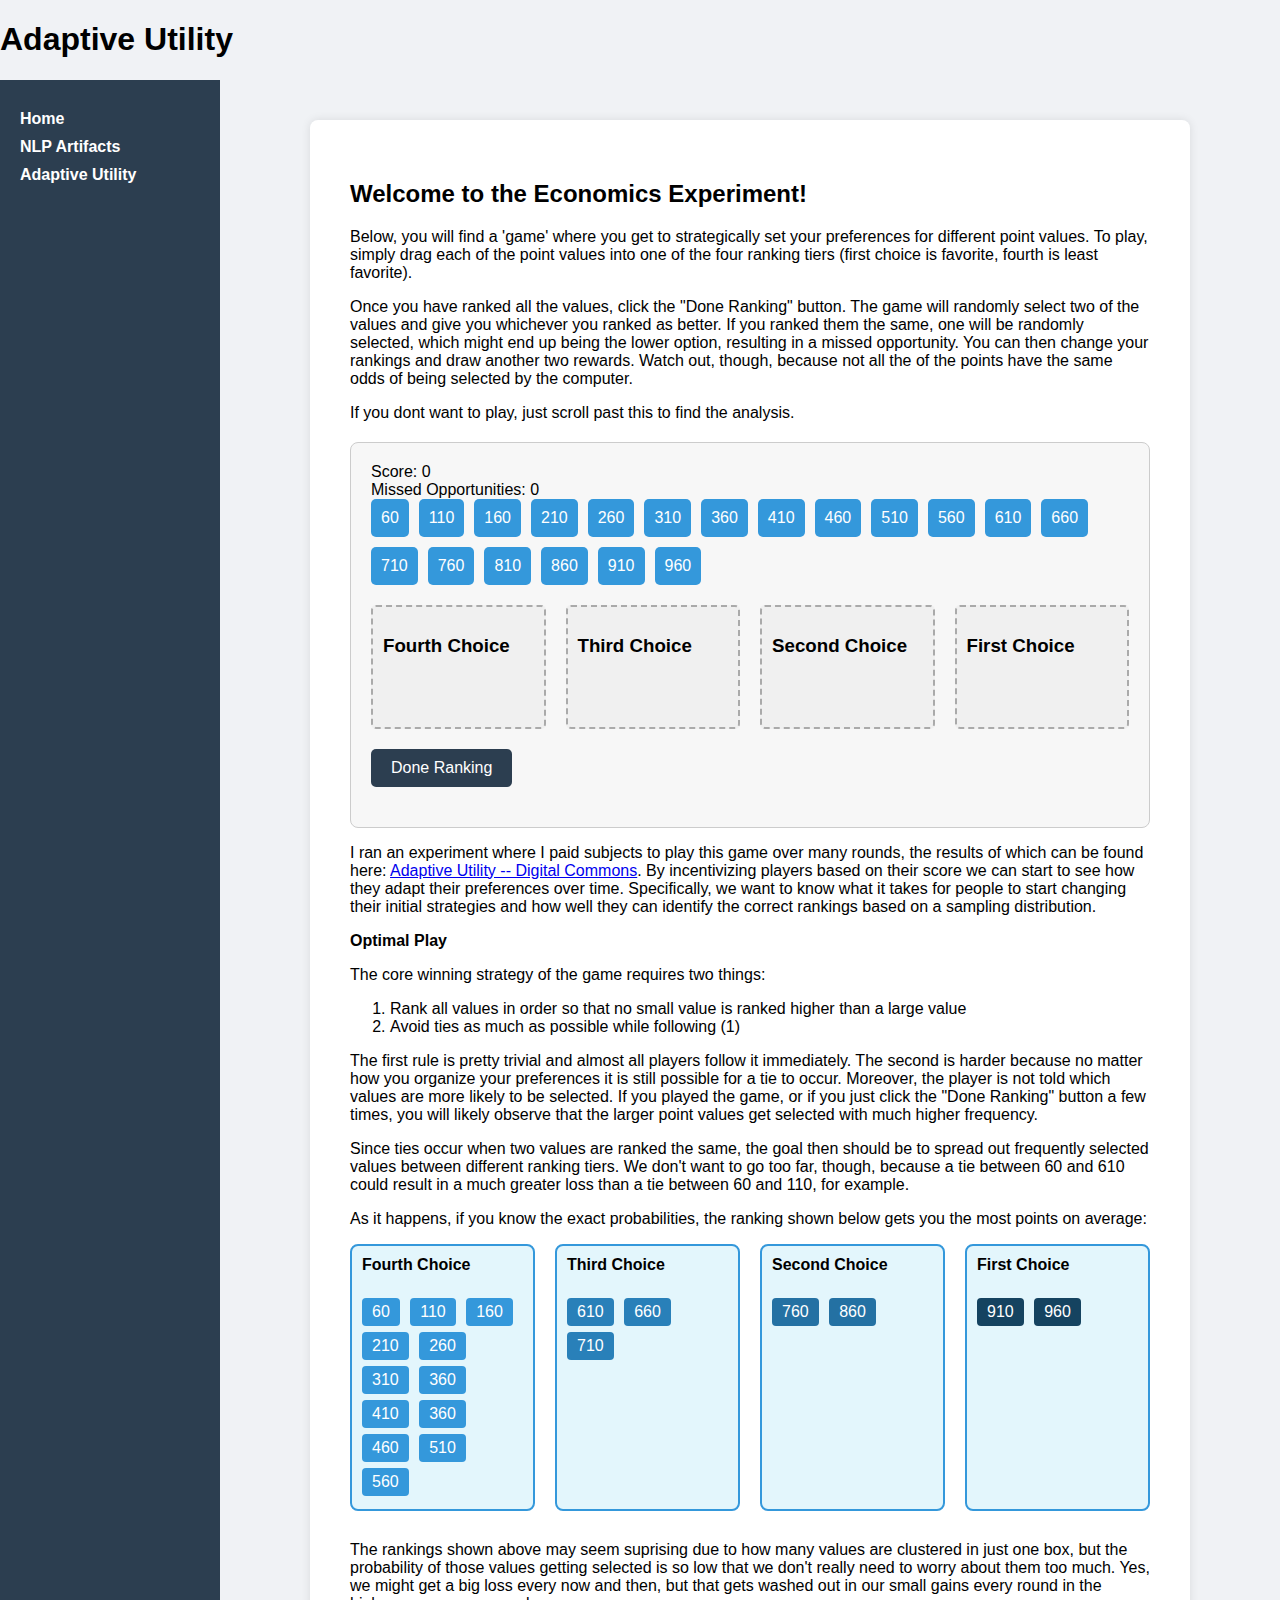
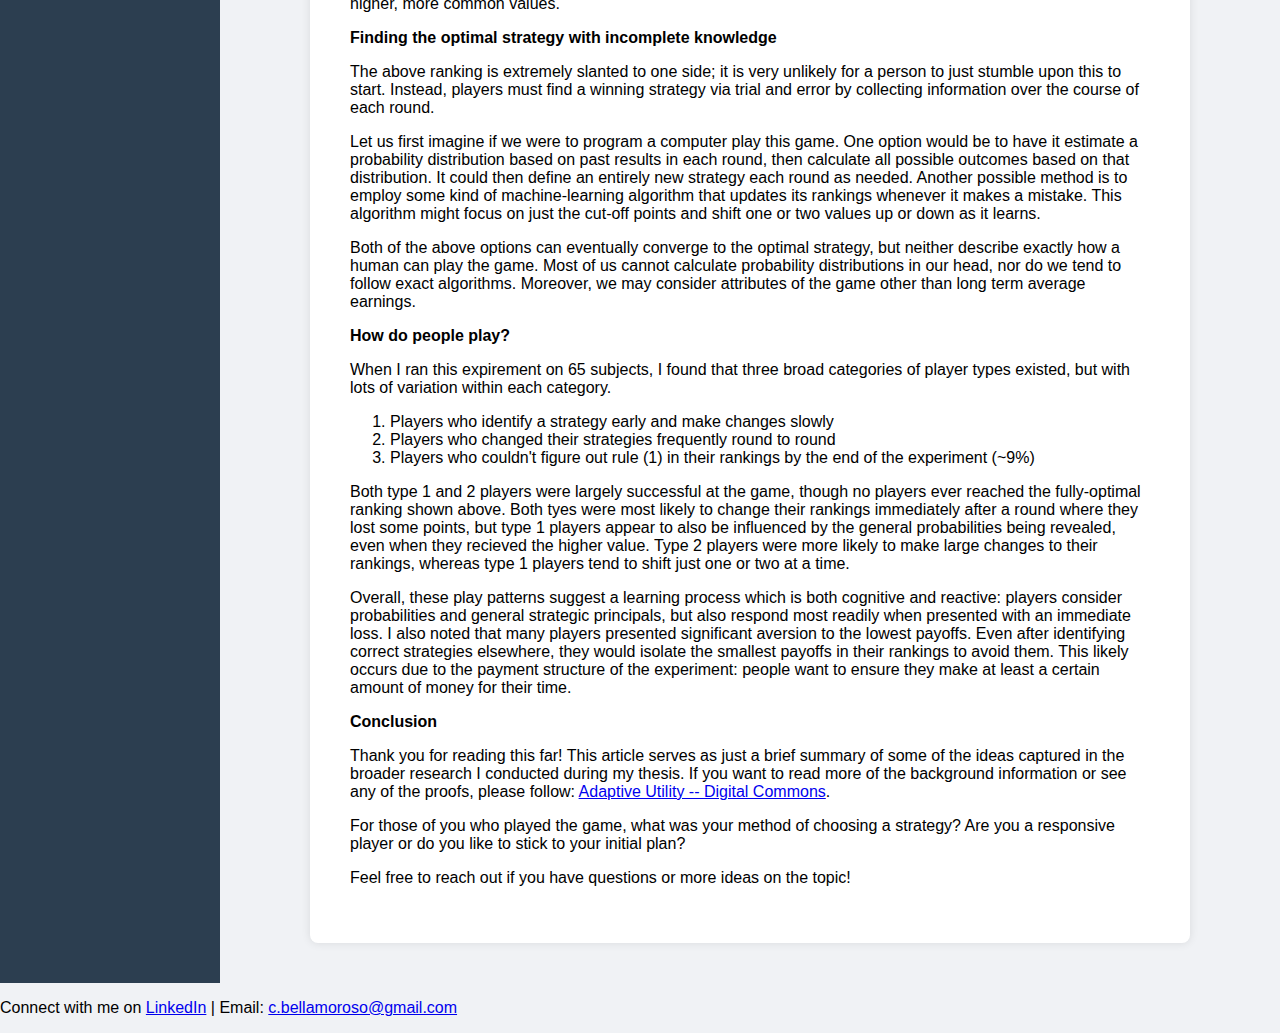
<file: AdaptiveUtility.html>
<!DOCTYPE html>
<html lang="en">
<head>
  <meta charset="UTF-8" />
  <title>Adaptive Utility</title>
  <link rel="stylesheet" href="style.css" />
</head>
<body>
  <div class="topbar">
    <h1>Adaptive Utility</h1>
  </div>
  <div class="container">
    <aside class="sidebar">
      <nav>
        <a href="/index.html">Home</a>
        <a href="/NLPArtifacts.html">NLP Artifacts</a>
        <a href="/AdaptiveUtility.html">Adaptive Utility</a>
      </nav>
    </aside>
    <main class="reader-area">
      <h2>Welcome to the Economics Experiment!</h2>
      <p> Below, you will find a 'game' where you get to strategically set your preferences for different point values. To play, simply drag each of the point values into one of the four ranking tiers (first choice is favorite, fourth is least favorite).
      </b></b>
      <p>Once you have ranked all the values, click the "Done Ranking" button. The game will randomly select two of the values and give you whichever you ranked as better. 
        If you ranked them the same, one will be randomly selected, which might end up being the lower option, resulting in a missed opportunity.
        You can then change your rankings and draw another two rewards. Watch out, though, because not all the of the points have the same odds of being selected by the computer. </p>

      </p>If you dont want to play, just scroll past this to find the analysis.</p>
    
    </p>

      <div id="game-container">
        <div id="score">Score: 0</div>
        <div id="missed">Missed Opportunities: 0</div>
        <div id="dollar-values" class="drag-container"></div>

        <div class="boxes">
          <div class="rank-box" data-rank="4"><h3>Fourth Choice</h3></div>
          <div class="rank-box" data-rank="3"><h3>Third Choice</h3></div>
          <div class="rank-box" data-rank="2"><h3>Second Choice</h3></div>
          <div class="rank-box" data-rank="1"><h3>First Choice</h3></div>
        </div>

        <button id="submit-button">Done Ranking</button>
        <div id="result"></div>
        <div id="history"></div>
      </div>

      <p>
        I ran an experiment where I paid subjects to play this game over many rounds, the results of which can be found here:
        <a href="https://digitalcommons.lmu.edu/honors-thesis/240/" target="_blank">Adaptive Utility -- Digital Commons</a>. By incentivizing players based on their score we can start to 
        see how they adapt their preferences over time. Specifically, we want to know what it takes for people to start changing their initial strategies and how well they can identify the correct rankings based on a sampling distribution.</p>

      <b>Optimal Play</b>

      <p>The core winning strategy of the game requires two things: </p>
        
        <ol>
          <li>Rank all values in order so that no small value is ranked higher than a large value</li>
          <li>Avoid ties as much as possible while following (1)</li>
        </ol>

      <p> The first rule is pretty trivial and almost all players follow it immediately. The second is harder because no matter how you organize your preferences
        it is still possible for a tie to occur. Moreover, the player is not told which values are more likely to be selected. If you played the game, or if you just click the "Done Ranking" button a few times, you will likely observe that the larger point values get selected with much higher frequency.
      </p>


      <p>Since ties occur when two values are ranked the same, the goal then should be to spread out frequently selected values between different ranking tiers. We don't want to go too far, though, because a tie between 60 and 610 could result in a much greater loss than a tie between 60 and 110, for example.</p>
    
      <p> As it happens, if you know the exact probabilities, the ranking shown below gets you the most points on average:</p>
      <div class="optimal-ranking-graphic" style="display: flex; gap: 20px; margin-bottom: 30px;">
        <div class="optimal-rank-box" style="flex:1; min-width:120px; background:#e3f6fc; border:2px solid #3498db; border-radius:8px; padding:10px;">
          <h4 style="margin-top:0;">Fourth Choice</h4>
          <div>
        <span class="opt-val" style="display:inline-block;margin:3px 6px 3px 0;padding:5px 10px;background:#3498db;color:#fff;border-radius:4px;">60</span>
        <span class="opt-val" style="display:inline-block;margin:3px 6px 3px 0;padding:5px 10px;background:#3498db;color:#fff;border-radius:4px;">110</span>
        <span class="opt-val" style="display:inline-block;margin:3px 6px 3px 0;padding:5px 10px;background:#3498db;color:#fff;border-radius:4px;">160</span>
        <span class="opt-val" style="display:inline-block;margin:3px 6px 3px 0;padding:5px 10px;background:#3498db;color:#fff;border-radius:4px;">210</span>
        <span class="opt-val" style="display:inline-block;margin:3px 6px 3px 0;padding:5px 10px;background:#3498db;color:#fff;border-radius:4px;">260</span>
        <span class="opt-val" style="display:inline-block;margin:3px 6px 3px 0;padding:5px 10px;background:#3498db;color:#fff;border-radius:4px;">310</span>
        <span class="opt-val" style="display:inline-block;margin:3px 6px 3px 0;padding:5px 10px;background:#3498db;color:#fff;border-radius:4px;">360</span>
        <span class="opt-val" style="display:inline-block;margin:3px 6px 3px 0;padding:5px 10px;background:#3498db;color:#fff;border-radius:4px;">410</span>        <span class="opt-val" style="display:inline-block;margin:3px 6px 3px 0;padding:5px 10px;background:#3498db;color:#fff;border-radius:4px;">360</span>
        <span class="opt-val" style="display:inline-block;margin:3px 6px 3px 0;padding:5px 10px;background:#3498db;color:#fff;border-radius:4px;">460</span>
        <span class="opt-val" style="display:inline-block;margin:3px 6px 3px 0;padding:5px 10px;background:#3498db;color:#fff;border-radius:4px;">510</span>
        <span class="opt-val" style="display:inline-block;margin:3px 6px 3px 0;padding:5px 10px;background:#3498db;color:#fff;border-radius:4px;">560</span>
          </div>
        </div>
        <div class="optimal-rank-box" style="flex:1; min-width:120px; background:#e3f6fc; border:2px solid #3498db; border-radius:8px; padding:10px;">
          <h4 style="margin-top:0;">Third Choice</h4>
          <div>
        <span class="opt-val" style="display:inline-block;margin:3px 6px 3px 0;padding:5px 10px;background:#2980b9;color:#fff;border-radius:4px;">610</span>
        <span class="opt-val" style="display:inline-block;margin:3px 6px 3px 0;padding:5px 10px;background:#2980b9;color:#fff;border-radius:4px;">660</span>
        <span class="opt-val" style="display:inline-block;margin:3px 6px 3px 0;padding:5px 10px;background:#2980b9;color:#fff;border-radius:4px;">710</span>
          </div>
        </div>
        <div class="optimal-rank-box" style="flex:1; min-width:120px; background:#e3f6fc; border:2px solid #3498db; border-radius:8px; padding:10px;">
          <h4 style="margin-top:0;">Second Choice</h4>
          <div>
        <span class="opt-val" style="display:inline-block;margin:3px 6px 3px 0;padding:5px 10px;background:#2471a3;color:#fff;border-radius:4px;">760</span>
        <span class="opt-val" style="display:inline-block;margin:3px 6px 3px 0;padding:5px 10px;background:#2471a3;color:#fff;border-radius:4px;">860</span>
          </div>
        </div>
        <div class="optimal-rank-box" style="flex:1; min-width:120px; background:#e3f6fc; border:2px solid #3498db; border-radius:8px; padding:10px;">
          <h4 style="margin-top:0;">First Choice</h4>
          <div>
        <span class="opt-val" style="display:inline-block;margin:3px 6px 3px 0;padding:5px 10px;background:#154360;color:#fff;border-radius:4px;">910</span>
        <span class="opt-val" style="display:inline-block;margin:3px 6px 3px 0;padding:5px 10px;background:#154360;color:#fff;border-radius:4px;">960</span>
          </div>
        </div>
      </div>

      <p> The rankings shown above may seem suprising due to how many values are clustered in just one box, but the probability of those values getting selected is so low that 
        we don't really need to worry about them too much. Yes, we might get a big loss every now and then, but that gets washed out in our small gains every round in the higher, more common values. </p>


      <p> <b>Finding the optimal strategy with incomplete knowledge</b></p>

      <p> The above ranking is extremely slanted to one side; it is very unlikely for a person to just stumble upon this to start. Instead, players must find a winning strategy via trial and error by collecting information over the course of each round. </p>

      <p> Let us first imagine if we were to program a computer play this game. One option would be to have it estimate a probability distribution based on past results in each round, then calculate all possible outcomes based on that distribution. It could then define an entirely new strategy each round as needed.  
        Another possible method is to employ some kind of machine-learning algorithm that updates its rankings whenever it makes a mistake. This algorithm might focus on just the cut-off points and shift one or two values up or down as it learns.</p>

      <p> Both of the above options can eventually converge to the optimal strategy, but neither describe exactly how a human can play the game. Most of us cannot calculate probability distributions in our head, nor do we tend to follow 
        exact algorithms. Moreover, we may consider attributes of the game other than long term average earnings. 
      </p>

      <b> How do people play?</b>

      <p>When I ran this expirement on 65 subjects, I found that three broad categories of player types existed, but with lots of variation within each category.

        <ol>
          <li>Players who identify a strategy early and make changes slowly</li>
          <li>Players who changed their strategies frequently round to round</li>
          <li>Players who couldn't figure out rule (1) in their rankings by the end of the experiment (~9%)</li>
        </ol>
      </p>

      <p> Both type 1 and 2 players were largely successful at the game, though no players ever reached the fully-optimal ranking shown above.
        Both tyes were most likely to change their rankings immediately after a round where they lost some points, but type 1 players appear to also be influenced
        by the general probabilities being revealed, even when they recieved the higher value. Type 2 players were more likely to make large changes to their rankings, whereas type 1 players tend to shift just one or two at a time.
      </p>

      <p>Overall, these play patterns suggest a learning process which is both cognitive and reactive: players consider probabilities and general strategic principals, but also 
        respond most readily when presented with an immediate loss. I also noted that many players presented significant aversion to the lowest payoffs. Even after identifying correct strategies elsewhere, they would isolate
        the smallest payoffs in their rankings to avoid them. This likely occurs due to the payment structure of the experiment: people want to ensure they make at least a certain amount of money for their time.
      </p>

      <b>Conclusion</b>
      
      <P>Thank you for reading this far! This article serves as just a brief summary of some of the ideas captured in the broader research I conducted during my thesis.
        If you want to read more of the background information or see any of the proofs, please follow: <a href="https://digitalcommons.lmu.edu/honors-thesis/240/" target="_blank">Adaptive Utility -- Digital Commons</a>.</P>

      <P> For those of you who played the game, what was your method of choosing a strategy? Are you a responsive player or do you like to stick to your initial plan?
      </P>

      <p> Feel free to reach out if you have questions or more ideas on the topic!</p>

    </main>
  </div>
  <div class="footer-bar">
    <p>
      Connect with me on 
      <a href="https://www.linkedin.com/in/cameron-bellamoroso-a139371ba/" target="_blank">LinkedIn</a> |
      Email: <a href="mailto:c.bellamoroso@gmail.com">c.bellamoroso@gmail.com</a>
    </p>
  </div>

  <script>
    const values = [
  60, 110, 160, 210, 260, 310, 360, 410, 460,
  510, 560, 610, 660, 710, 760, 810, 860, 910, 960
];

const probabilities = [
  0.01, 0.01, 0.02, 0.02, 0.02, 0.02, 0.02, 0.025, 0.025,
  0.03, 0.03, 0.03, 0.035, 0.065, 0.075, 0.085, 0.095, 0.18, 0.205
];

let score = 0;
let missedOpportunities = 0;
const winCounts = {};
const pairHistory = [];

function weightedRandomTwo() {
  const cumulative = [];
  probabilities.reduce((acc, prob, i) => {
    cumulative[i] = acc + prob;
    return cumulative[i];
  }, 0);

  function drawOne() {
    const rand = Math.random();
    for (let i = 0; i < cumulative.length; i++) {
      if (rand < cumulative[i]) return values[i];
    }
    return values[values.length - 1]; // fallback
  }

  let first = drawOne();
  let second;
  do {
    second = drawOne();
  } while (second === first);

  return [first, second];
}

function createValueElements() {
  const container = document.getElementById('dollar-values');
  container.innerHTML = '';
  values.forEach(val => {
    const div = document.createElement('div');
    div.textContent = `${val}`;
    div.className = 'draggable';
    div.draggable = true;
    div.dataset.value = val;
    div.addEventListener('dragstart', (e) => {
      e.dataTransfer.setData('text/plain', val);
    });
    container.appendChild(div);
  });
}

function setupDropZones() {
  const boxes = document.querySelectorAll('.rank-box');
  boxes.forEach(box => {
    box.addEventListener('dragover', (e) => e.preventDefault());
    box.addEventListener('drop', (e) => {
      e.preventDefault();
      const value = e.dataTransfer.getData('text/plain');
      const dragged = document.querySelector(`[data-value="${value}"]`);
      box.appendChild(dragged);
    });
  });
}

function updateHistoryDisplay() {
  const historyDiv = document.getElementById('history');
   historyDiv.innerHTML = '<h3>History</h3>';

  const winList = document.createElement('ul');
  Object.entries(winCounts).sort((a, b) => a[0] - b[0]).forEach(([val, count]) => {
    const li = document.createElement('li');
    li.textContent = `${val}: ${count} time${count > 1 ? 's' : ''}`;
    winList.appendChild(li);
  });

  const pairList = document.createElement('ul');
  pairHistory.forEach((pair, idx) => {
     const li = document.createElement('li');
    // li.textContent = `Round ${idx + 1}: Chose between $${pair[0]} and $${pair[1]}`;
    //pairList.appendChild(li);
  });

  historyDiv.appendChild(winList);
  historyDiv.appendChild(document.createElement('hr'));
  historyDiv.appendChild(pairList);
}

document.getElementById('submit-button').addEventListener('click', () => {
  const rankings = {};
  document.querySelectorAll('.rank-box').forEach(box => {
    const rank = parseInt(box.dataset.rank);
    const children = box.querySelectorAll('.draggable');
    children.forEach(el => {
      rankings[el.dataset.value] = rank;
    });
  });

  const [a, b] = weightedRandomTwo();
  const rankA = rankings[a] || 5;
  const rankB = rankings[b] || 5;

  let chosen;
  let message;
  if (rankA < rankB) {
    chosen = a;
    message = `You won: ${a} (chosen over ${b})`;
  } else if (rankB < rankA) {
    chosen = b;
    message = `You won: ${b} (chosen over ${a})`;
  } else {
    chosen = Math.random() < 0.5 ? a : b;
    const other = chosen === a ? b : a;
    message = `The two chosen values were ranked the same, so ${chosen} was randomly chosen over ${other}`;
  }

  // Update score
  score += chosen;
  document.getElementById('score').textContent = `Score: ${score}`;

// Track missed opportunity
const missed = a + b - chosen;
if (missed > chosen) {
  missedOpportunities += missed;
  document.getElementById('missed').textContent = `Missed Opportunities: ${missedOpportunities}`;
}

  // Record win count
  winCounts[a] = (winCounts[a] || 0) + 1;
  winCounts[b] = (winCounts[b] || 0) + 1;

  // Record full pair history
  pairHistory.push([a, b]);

  // Show message
  document.getElementById('result').textContent = message;

  // Update history display
  updateHistoryDisplay();
});

// Initial setup
createValueElements();
setupDropZones();

  </script>

  <style>
    #game-container {
      padding: 20px;
      background-color: #f7f7f7;
      border: 1px solid #ccc;
      border-radius: 8px;
      margin-top: 20px;
    }

    #dollar-values {
      display: flex;
      flex-wrap: wrap;
      gap: 10px;
      margin-bottom: 20px;
    }

    .draggable {
      padding: 10px;
      background-color: #3498db;
      color: white;
      border-radius: 5px;
      cursor: grab;
    }

    .boxes {
      display: flex;
      gap: 20px;
      flex-wrap: wrap;
      margin-bottom: 20px;
    }

    .rank-box {
      flex: 1;
      min-height: 100px;
      border: 2px dashed #aaa;
      border-radius: 5px;
      padding: 10px;
      background-color: #f0f0f0;
    }

    button {
      padding: 10px 20px;
      font-size: 1rem;
      background-color: #2c3e50;
      color: white;
      border: none;
      border-radius: 5px;
      cursor: pointer;
    }

    button:hover {
      background-color: #1a252f;
    }

    #result {
      margin-top: 20px;
      font-weight: bold;
    }

    #history {
      margin-top: 20px;
      font-size: 0.95rem;
    }

    #history h4 {
      margin-bottom: 10px;
    }
  </style>
</body>
</html>
</file>
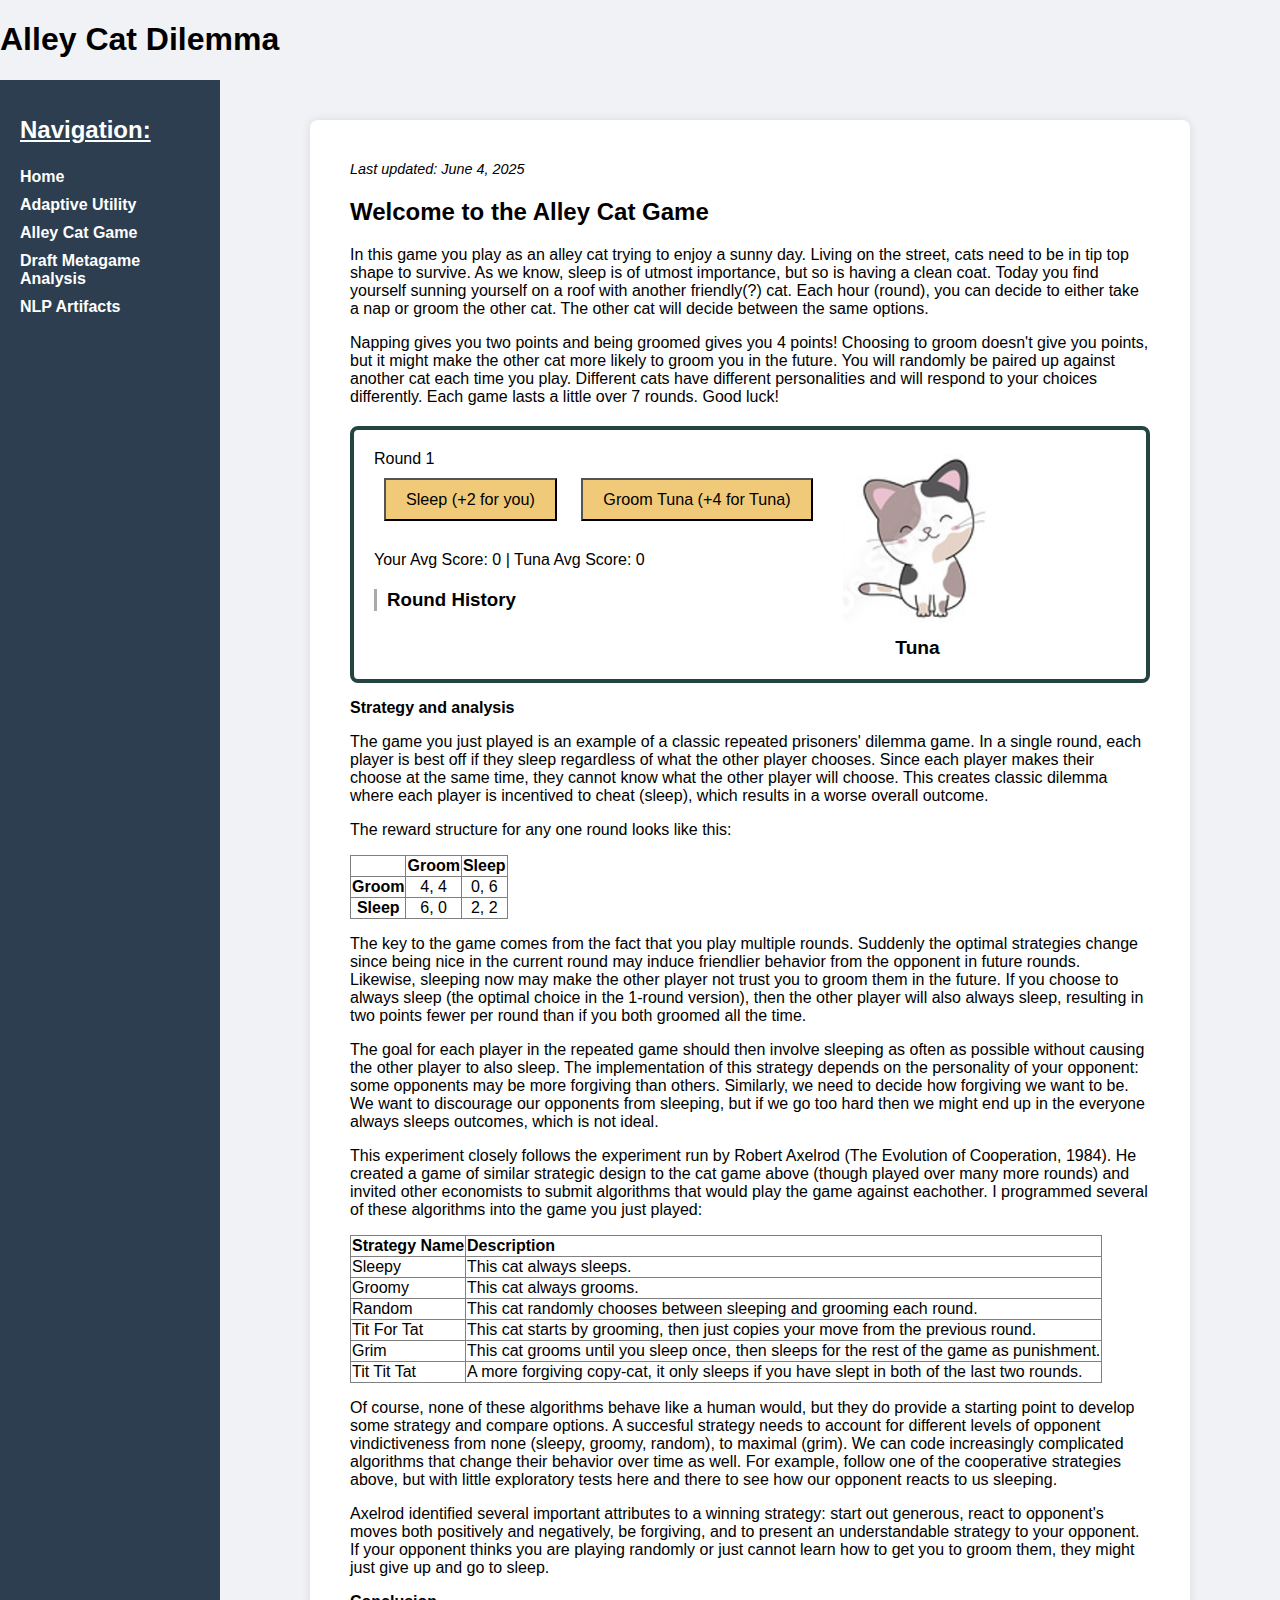
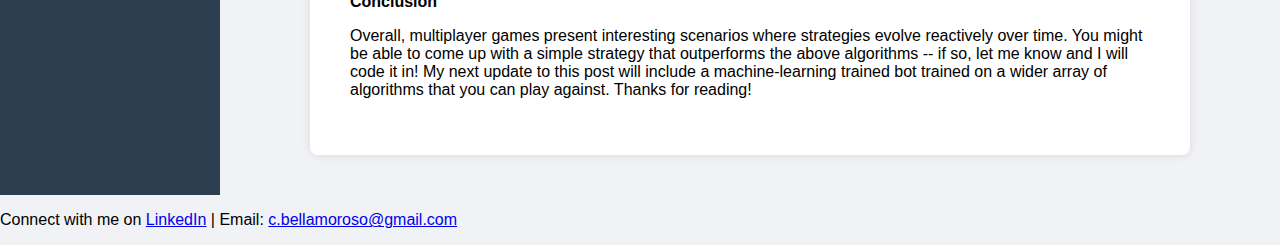
<file: AlleyCat.html>
<!DOCTYPE html>
<html lang="en">
<head>
  <meta charset="UTF-8">
  <title>Alley Cat Dilemma</title>
  <link rel="stylesheet" href="style.css" />
  <style>
    #game-container {
      padding: 20px;
      background-color: rgba(255, 255, 255, 0.9);
      border: 4px solid #244442;
      border-radius: 8px;
      margin-top: 20px;
      display: flex;
    }
    .history-bar {
      border-left: 3px solid #aaa;
      padding-left: 10px;
      margin-top: 20px;
    }
    .choice-buttons button {
      padding: 10px 20px;
      background-color: #f0ca79;
      margin: 10px;
      font-size: 1.01rem;
    }
    #result-message {
      margin-top: 20px;
      font-weight: bold;
    }
    .opponent-profile {
      margin-left: 20px;
      text-align: center;
    }
    .opponent-profile img {
      width: 150px;
      height: auto;
      border-radius: 8px;
    }
    .opponent-name {
      margin-top: 10px;
      font-size: 1.2rem;
      font-weight: bold;
    }
    #play-again-btn {
      display: none;
      background-color: #f0ca79;
      margin-top: 20px;
      padding: 10px 20px;
      font-size: 1rem;
    }
  </style>
</head>
<body>
  <div class="topbar">
    <h1>Alley Cat Dilemma</h1>
  </div>
  <div class="container">
    <aside class="sidebar">
      <h1><u>Navigation:</u></h1>
      <nav>
        <a href="/index.html">Home</a>
        <a href="/AdaptiveUtility.html">Adaptive Utility</a>
        <a href="/AlleyCat.html">Alley Cat Game</a>
        <a href="/DraftMeta.html">Draft Metagame Analysis</a>
        <a href="/NLPArtifacts.html">NLP Artifacts</a>
      </nav>
    </aside>
    <main class="reader-area">
      <small style="font-size: 0.9em; font-style: italic;">Last updated: June 4, 2025</small>
      <h2>Welcome to the Alley Cat Game</h2>
        
        <p>In this game you play as an alley cat trying to enjoy a sunny day. Living on the street, cats need to be in tip top shape to 
            survive. As we know, sleep is of utmost importance, but so is having a clean coat. Today you find yourself sunning yourself on a roof with another friendly(?) cat. Each hour (round), 
            you can decide to either take a nap or groom the other cat. The other cat will decide between the same options.            
        </p>

        <p> Napping gives you two points and being groomed gives you 4 points! Choosing to groom doesn't give you points, but it might make the other cat more likely to groom you in the future. You will randomly be paired up
            against another cat each time you play. Different cats have different personalities and will respond to your choices differently. Each game lasts a little over 7 rounds. Good luck!
        </p>

      <div id="game-container">
        <div>
          <div id="round-info">Game in progress...</div>
          <div class="choice-buttons">
            <button onclick="makeChoice('sleep')">Sleep (+2 for you)</button>
            <button onclick="makeChoice('groom')">Groom (+4 for other cat)</button>
          </div>
          <div id="result-message"></div>
          <div id="score">Your Score: 0 | Opponent Score: 0</div>
          <div class="history-bar" id="history">
            <h3>Round History</h3>
            <ul id="history-list"></ul>
          </div>
        </div>
        <div class="opponent-profile">
          <img id="cat-image" src="" alt="Opponent Cat" />
          <div class="opponent-name" id="cat-name">Name</div>
          <button id="play-again-btn" onclick="initializeGame()">Play Again</button>
        </div>
      </div>
      <p><b>Strategy and analysis</b></p>
      
        <p>The game you just played is an example of a classic repeated prisoners' dilemma game. In a single round, each player is best off if they sleep regardless
            of what the other player chooses. Since each player makes their choose at the same time, they cannot know what the other player will choose. This creates 
            classic dilemma where each player is incentived to cheat (sleep), which results in a worse overall outcome.
        </p>

        The reward structure for any one round looks like this:
        <p></p>
        <table border="1" style="border-collapse: collapse; text-align: center;">
            <tr>
                <th></th>
                <th>Groom</th>
                <th>Sleep</th>
            </tr>
            <tr>
                <th>Groom</th>
                <td>4, 4</td>
                <td>0, 6</td>
            </tr>
            <tr>
                <th>Sleep</th>
                <td>6, 0</td>
                <td>2, 2</td>
            </tr>
        </table>

        <p>The key to the game comes from the fact that you play multiple rounds. Suddenly the optimal strategies change since
            being nice in the current round may induce friendlier behavior from the opponent in future rounds. Likewise, sleeping now 
            may make the other player not trust you to groom them in the future. If you choose to always sleep (the optimal choice in the 1-round version),
          then the other player will also always sleep, resulting in two points fewer per round than if you both groomed all the time.</p>

          <p>The goal for each player in the repeated game should then involve sleeping as often as possible without causing the other player to also sleep. 
            The implementation of this strategy depends on the personality of your opponent: some opponents may be more forgiving than others. Similarly, we need to decide how
          forgiving we want to be. We want to discourage our opponents from sleeping, but if we go too hard then we might end up in the everyone always sleeps outcomes, which is not ideal.  </p>


          <p> This experiment closely follows the experiment run by Robert Axelrod (The Evolution of Cooperation, 1984). He created a game of similar strategic design to the cat game above (though played over many more rounds)  and invited
            other economists to submit algorithms that would play the game against eachother. I programmed several of these algorithms into the game you just played:
          
          
          <table border="1" style="border-collapse: collapse; text-align: left; margin-top: 1em;">
            <tr>
              <th>Strategy Name</th>
              <th>Description</th>
            </tr>
            <tr>
              <td>Sleepy</td>
              <td>This cat always sleeps.</td>
            </tr>
            <tr>
              <td>Groomy</td>
              <td>This cat always grooms.</td>
            </tr>
            <tr>
              <td>Random</td>
              <td>This cat randomly chooses between sleeping and grooming each round.</td>
            </tr>
            <tr>
              <td>Tit For Tat</td>
              <td>This cat starts by grooming, then just copies your move from the previous round.</td>
            </tr>
            
            <tr>
              <td>Grim</td>
              <td>This cat grooms until you sleep once, then sleeps for the rest of the game as punishment.</td>
            </tr>
            <tr>
              <td>Tit Tit Tat</td>
              <td>A more forgiving copy-cat, it only sleeps if you have slept in both of the last two rounds.</td>
            </tr>
          </table>
          
                 
          </p>
          <p> Of course, none of these algorithms behave like a human would, but they do provide a starting point to develop some strategy and compare options.
            A succesful strategy needs to account for different levels of opponent vindictiveness from none (sleepy, groomy, random), to maximal (grim). 
            We can code increasingly complicated algorithms that change their behavior over time as well. For example, follow one of the cooperative strategies above, but with
            little exploratory tests here and there to see how our opponent reacts to us sleeping. 
          </p>

          <p> Axelrod identified several important attributes to a winning strategy: start out generous, react to opponent's moves both positively and negatively,
            be forgiving, and to present an understandable strategy to your opponent. If your opponent thinks you are playing randomly or just cannot learn how to get you to groom them, they might just give up and go to sleep.
          </p>


          <b>Conclusion</b>
          <p>Overall, multiplayer games present interesting scenarios where strategies evolve reactively over time. You might be able to come up with a simple strategy that outperforms the above algorithms -- if so, let me know and I will code it in!
            My next update to this post will include a machine-learning trained bot trained on a wider array of algorithms that you can play against. Thanks for reading!
          </p>
    </main>
  </div>
  <div class="footer-bar">
    <p>
      Connect with me on
      <a href="https://www.linkedin.com/in/cameron-bellamoroso-a139371ba/" target="_blank">LinkedIn</a> |
      Email: <a href="mailto:c.bellamoroso@gmail.com">c.bellamoroso@gmail.com</a>
    </p>
  </div>

    <script>
  const strategies = {
    alwaysSleep: () => 'sleep',
    alwaysGroom: () => 'groom',
    titForTat: (history) => history.length ? history[history.length - 1].player : 'groom',
    random: () => Math.random() < 0.5 ? 'sleep' : 'groom',
    grimTrigger: (() => {
      let defected = false;
      return (history) => {
        if (history.some(h => h.player === 'sleep')) defected = true;
        return defected ? 'sleep' : 'groom';
      };
    })(),
    titTitTat: (history) => {
      const recent = history.slice(-2);
      const sleepCount = recent.filter(h => h.player === 'sleep').length;
      return sleepCount >= 2 ? 'sleep' : 'groom';
    }
  };

  const catNames = ['Mittens', 'Whiskers', 'Shadow', 'Paws', 'Tuna', 'Pickle', 'Boots', 'Mocha', 'Snickers', 'Egg', 'Coco', 'Mochi', 'Pumpkin', 'Peanut', 'Marshmallow', 'Gizmo', 'Nibbles', 'Sprinkles'];
  const catImages = ['Cat1.png', 'Cat2.png', 'Cat3.png', 'Cat4.png', 'Cat5.png', 'Cat6.png', 'Cat7.png', 'Cat8.png', 'Cat9.png', 'Cat10.png', 'Cat11.png', 'Cat12.png', 'Cat13.png', 'Cat14.png', 'Cat15.png', 'Cat16.png', 'Cat17.png', 'Cat18.png'];
  

  let currentRound, playerScore, opponentScore, roundsTotal, roundHistory, opponentStrategy, opponentDecision, opponentCatName;

  function initializeGame() {
    // Re-randomize for new game
    roundsTotal = Math.floor(Math.random() * 5) + 8;
    opponentStrategy = Object.keys(strategies)[Math.floor(Math.random() * Object.keys(strategies).length)];
    opponentDecision = strategies[opponentStrategy];

    opponentCatName = catNames[Math.floor(Math.random() * catNames.length)];
    const opponentCatImage = catImages[Math.floor(Math.random() * catImages.length)];
    document.getElementById('cat-name').textContent = opponentCatName;
    document.getElementById('cat-image').src = `assets/${opponentCatImage}`;
    document.querySelector(".choice-buttons button:nth-child(2)").textContent = `Groom ${opponentCatName} (+4 for ${opponentCatName})`;


    currentRound = 0;
    playerScore = 0;
    opponentScore = 0;
    roundHistory = [];

    document.getElementById('round-info').textContent = `Round 1`;
    document.getElementById('result-message').textContent = '';
    document.getElementById('score').textContent = `Your Avg Score: 0 | ${opponentCatName} Avg Score: 0`;
    document.getElementById('history-list').innerHTML = '';
    document.querySelector('.choice-buttons').style.display = 'block';
    document.getElementById('play-again-btn').style.display = 'none';
  }

  function makeChoice(playerChoice) {
    if (currentRound >= roundsTotal) return;

    const opponentChoice = opponentDecision(roundHistory);

    if (playerChoice === 'sleep') playerScore += 2;
    if (opponentChoice === 'sleep') opponentScore += 2;
    if (playerChoice === 'groom') opponentScore += 4;
    if (opponentChoice === 'groom') playerScore += 4;

    roundHistory.push({ round: currentRound + 1, player: playerChoice, opponent: opponentChoice });
    updateDisplay(playerChoice, opponentChoice);

    currentRound++;

    if (currentRound === roundsTotal) {
      document.getElementById('round-info').textContent = `Game over! Final scores.`;
      document.querySelector('.choice-buttons').style.display = 'none';
      document.getElementById('play-again-btn').style.display = 'inline-block';
    } else {
      document.getElementById('round-info').textContent = `Round ${currentRound + 1}`;
    }
  }

  function updateDisplay(playerChoice, opponentChoice) {
    const avgPlayer = (playerScore / (currentRound + 1)).toFixed(2);
    const avgOpponent = (opponentScore / (currentRound + 1)).toFixed(2);
    document.getElementById('result-message').textContent = `You chose ${playerChoice}, ${opponentCatName} chose ${opponentChoice}`;
    document.getElementById('score').textContent = `Your Avg Score: ${avgPlayer} | ${opponentCatName} Avg Score: ${avgOpponent}`;
    const li = document.createElement('li');
    li.textContent = `Round ${currentRound + 1}: You - ${playerChoice}, ${opponentCatName} - ${opponentChoice}`;
    document.getElementById('history-list').appendChild(li);
  }

  // Start the game initially
  initializeGame();
</script>

</body>
</html>
</file>
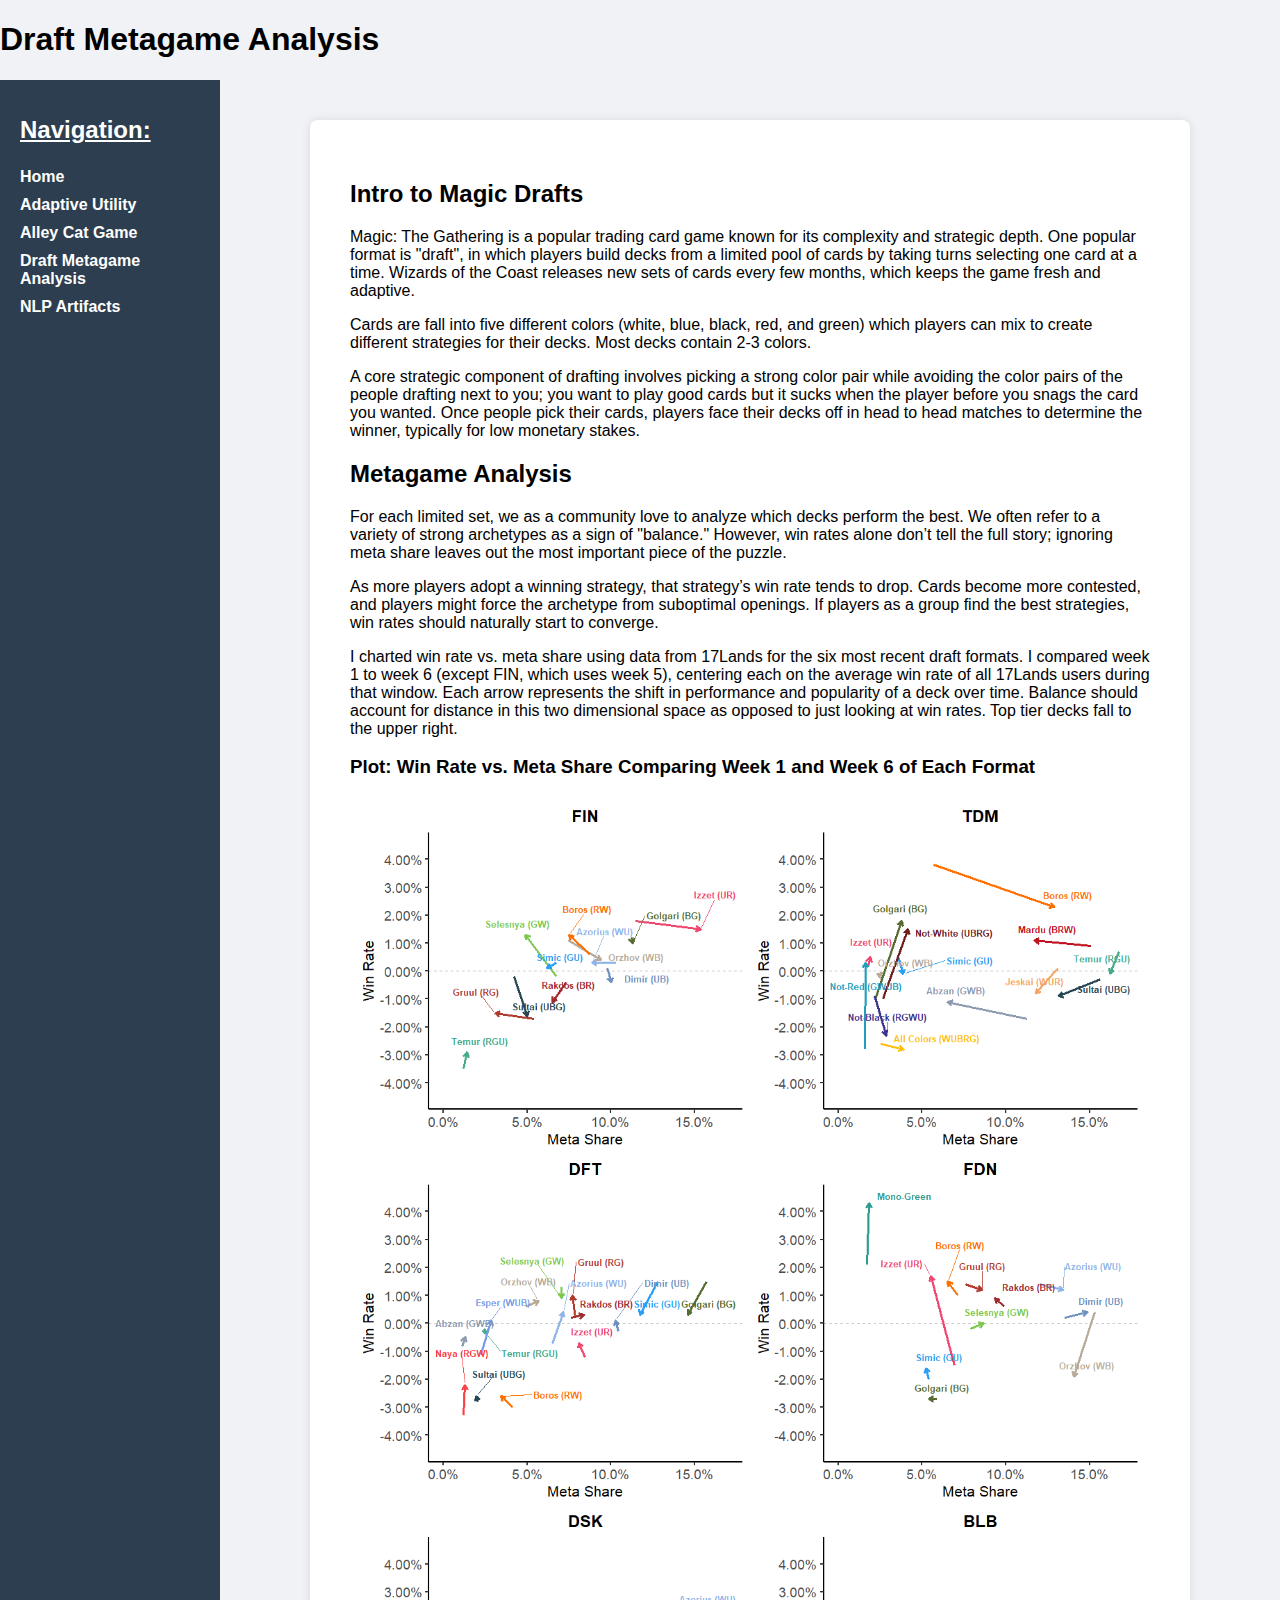
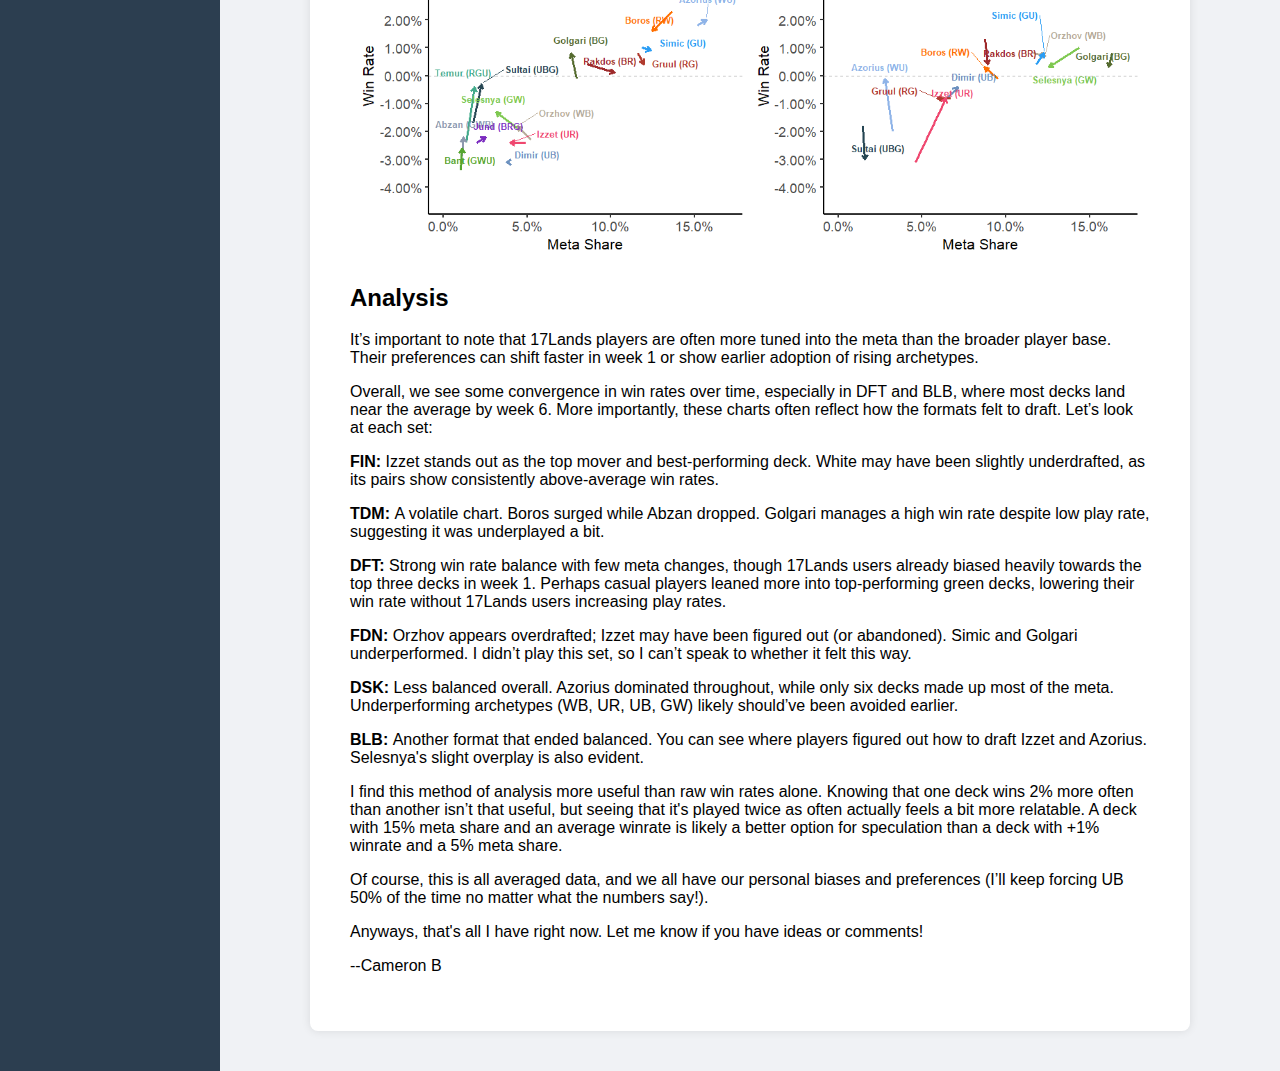
<file: DraftMeta.html>
<!DOCTYPE html>
<html lang="en">
<head>
  <meta charset="UTF-8" />
  <title>Cameron Bellamoroso Portfolio</title>
  <link rel="stylesheet" href="style.css" />
</head>
<body>
  <header class="topbar">
    <h1>Draft Metagame Analysis</h1>
  </header>
  <div class="container">
    <aside class="sidebar">
      <h1><u>Navigation:</u></h1>
      <nav>
        <a href="/index.html">Home</a>
        <a href="/AdaptiveUtility.html">Adaptive Utility</a>
        <a href="/AlleyCat.html">Alley Cat Game</a>
        <a href="/DraftMeta.html">Draft Metagame Analysis</a>
        <a href="/NLPArtifacts.html">NLP Artifacts</a>
      </nav>
    </aside>
    
    <main class="reader-area">
        <h2> Intro to Magic Drafts</h2>
        <p>
          Magic: The Gathering is a popular trading card game known for its complexity and strategic depth. One popular format 
          is "draft", in which players build decks from a limited pool of cards by taking turns selecting one card at a time. Wizards of the Coast releases new sets of cards every few months, which keeps the game fresh and adaptive.
        </p>
        <p>
          Cards are fall into five different colors (white, blue, black, red, and green) which players can mix to create different strategies for their decks. Most decks contain 2-3 colors.
        </p>
        <p>
          A core strategic component of drafting involves picking a strong color pair while avoiding the color pairs of the people drafting next to you; you want to play good cards but it sucks when the player before you snags the card you wanted. 
          Once people pick their cards, players face their decks off in head to head matches to determine the winner, typically for low monetary stakes. 
        </p>

        <h2>Metagame Analysis</h2>
        <p> 
        For each limited set, we as a community love to analyze which decks perform the best. We often refer to a variety of strong archetypes as a sign of "balance." However, win rates alone don’t tell the full story; ignoring meta share leaves out the most important piece of the puzzle.
        </p>
        <p>
         As more players adopt a winning strategy, that strategy’s win rate tends to drop. Cards become more contested, and players might force the archetype from suboptimal openings. If players as a group find the best strategies, win rates should naturally start to converge. 
        </p>

        <p>
             I charted win rate vs. meta share using data from 17Lands for the six most recent draft formats. I compared week 1 to week 6 (except FIN, which uses week 5), centering each on the average win rate of all 17Lands users during that window. Each arrow represents the shift in performance and popularity of a deck over time. Balance should account for distance in this two dimensional space as opposed to just looking at win rates. Top tier decks fall to the upper right. 
        </p>
         
        <h3>Plot: Win Rate vs. Meta Share Comparing Week 1 and Week 6 of Each Format </h3>

        <img src="assets/MetaShiftWeek6.png" alt="Meta Shift" style="max-width: 100%; height: auto; display: block; margin: 0 auto;" />


        <h2>Analysis</h2>

        <p>It’s important to note that 17Lands players are often more tuned into the meta than the broader player base. Their preferences can shift faster in week 1 or show earlier adoption of rising archetypes. </p>

        <p>Overall, we see some convergence in win rates over time, especially in DFT and BLB, where most decks land near the average by week 6. More importantly, these charts often reflect how the formats felt to draft. Let’s look at each set:</p>

        <p><b>FIN: </b> Izzet stands out as the top mover and best-performing deck. White may have been slightly underdrafted, as its pairs show consistently above-average win rates.</p>
        <p><b>TDM: </b> A volatile chart. Boros surged while Abzan dropped. Golgari manages a high win rate despite low play rate, suggesting it was underplayed a bit. </p>
        <p><b>DFT: </b> Strong win rate balance with few meta changes, though 17Lands users already biased heavily towards the top three decks in week 1. Perhaps casual players leaned more into top-performing green decks, lowering their win rate without 17Lands users increasing play rates.</p>
        <p><b>FDN: </b> Orzhov appears overdrafted; Izzet may have been figured out (or abandoned). Simic and Golgari underperformed. I didn’t play this set, so I can’t speak to whether it felt this way.</p>
        <p><b>DSK: </b> Less balanced overall. Azorius dominated throughout, while only six decks made up most of the meta. Underperforming archetypes (WB, UR, UB, GW) likely should’ve been avoided earlier.</p>
        <p><b>BLB: </b> Another format that ended balanced. You can see where players figured out how to draft Izzet and Azorius. Selesnya's slight overplay is also evident.</p>
    
        <p> I find this method of analysis more useful than raw win rates alone. Knowing that one deck wins 2% more often than another isn’t that useful, but seeing that it's played twice as often actually feels a bit more relatable. A deck with 15% meta share and an average winrate is likely a better option for speculation than a deck with +1% winrate and a 5% meta share. 
        </p>
        <p>Of course, this is all averaged data, and we all have our personal biases and preferences (I’ll keep forcing UB 50% of the time no matter what the numbers say!).</p>
    </p>
        <p> Anyways, that's all I have right now. Let me know if you have ideas or comments!</p>

        <p> --Cameron B</p>
    </body>
</html>
</file>
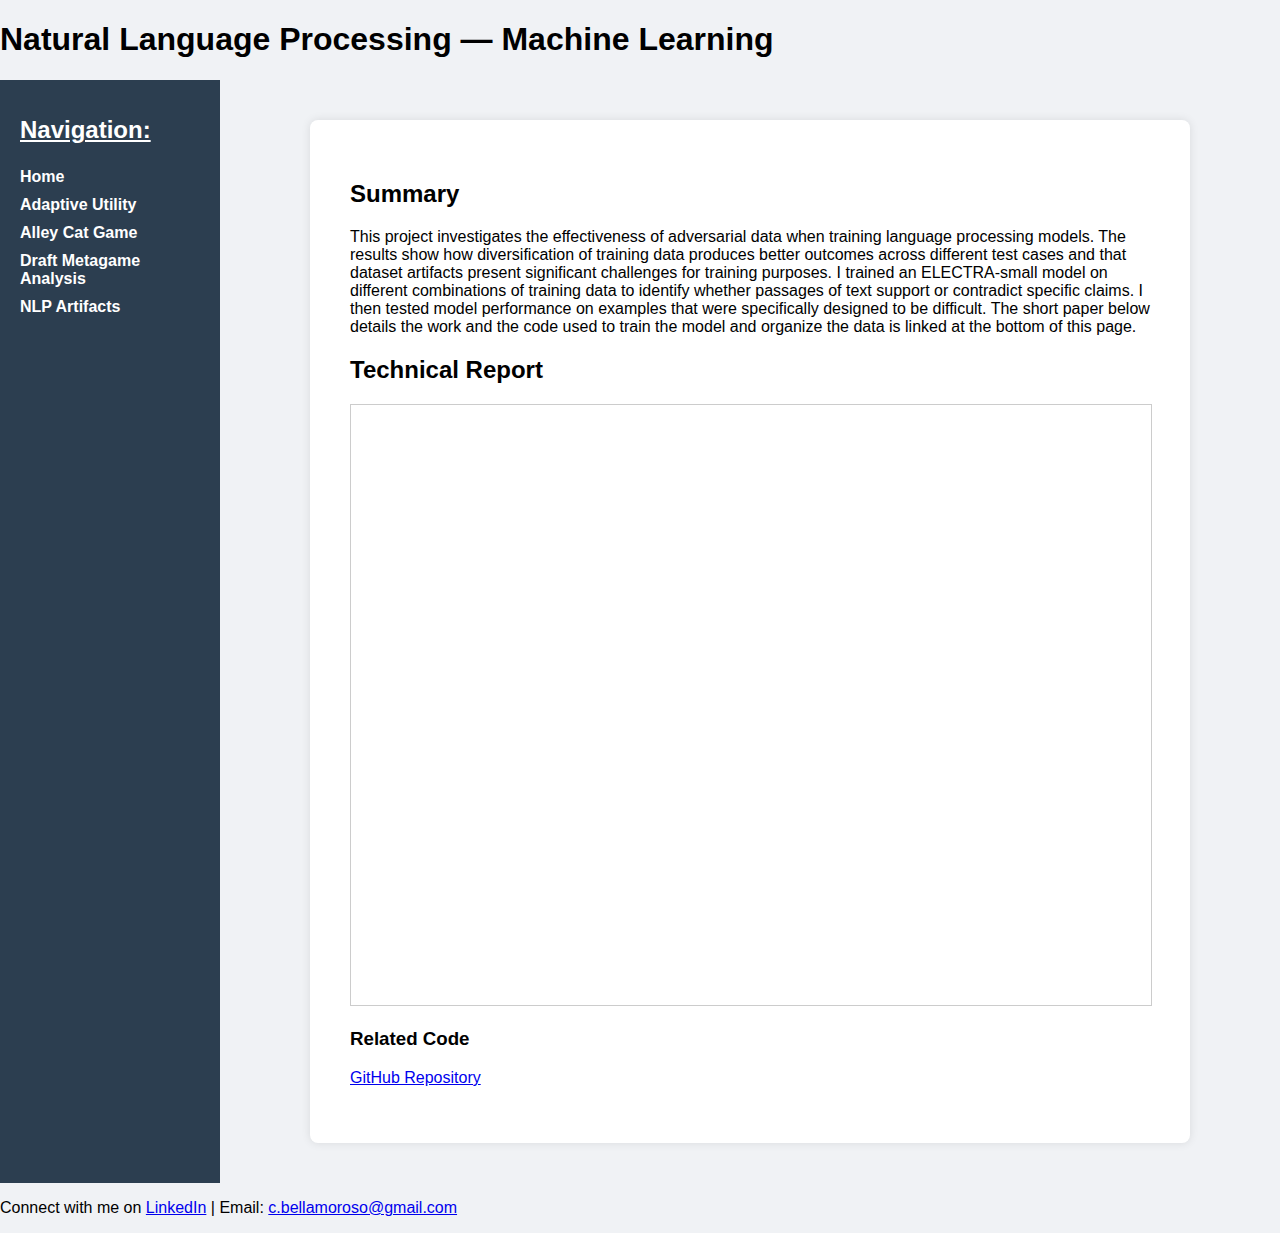
<file: NLPArtifacts.html>
<!DOCTYPE html>
<html lang="en">
<head>
  <meta charset="UTF-8" />
  <title>Natural Language Processing -- Machine Learning</title>
  <meta name="viewport" content="width=device-width, initial-scale=1.0" />
  <link rel="stylesheet" href="style.css" />
</head>
<body>
  <header class="topbar">
    <h1>Natural Language Processing — Machine Learning</h1>
  </header>

  <div class="container">
    <aside class="sidebar">
      <h1><u>Navigation:</u></h1>
      <nav>
        <a href="/index.html">Home</a>
        <a href="/AdaptiveUtility.html">Adaptive Utility</a>
        <a href="/AlleyCat.html">Alley Cat Game</a>
        <a href="/DraftMeta.html">Draft Metagame Analysis</a>
        <a href="/NLPArtifacts.html">NLP Artifacts</a>
      </nav>
    </aside>

    <main class="reader-area">
      <h2>Summary</h2>
      <p>
        This project investigates the effectiveness of adversarial data when training language processing models. The results show how diversification of training data produces better outcomes across 
        different test cases and that dataset artifacts present significant challenges for training purposes. I trained an ELECTRA-small model on different combinations of training data to identify whether passages of text support or contradict specific claims.
        I then tested model performance on examples that were specifically designed to be difficult. The short paper below details the work and the code used to train the model and organize the data is linked at the bottom of this page.
      </p>

      <h2>Technical Report</h2>
      <iframe src="assets/NLPArtifacts.pdf" width="100%" height="600px" style="border: 1px solid #ccc;" title="NLP Artifacts PDF">
        <p>Your browser does not support PDFs.
          <a href="assets/NLPArtifacts.pdf">Download the PDF</a> instead.
        </p>
      </iframe>

      <h3>Related Code</h3>
      <ul style="list-style-type: none; padding: 0;">
        <li><a href="https://github.com/cbellamoroso/NLP-Data-Artifacts" target="_blank">GitHub Repository</a></li>
      </ul>
    </main>
  </div>
  <footer class="footer-bar">
    <p>
      Connect with me on 
      <a href="https://www.linkedin.com/in/cameron-bellamoroso-a139371ba/" target="_blank">LinkedIn</a> |
      Email: <a href="mailto:c.bellamoroso@gmail.com">c.bellamoroso@gmail.com</a>
    </p>
  </footer>
  </div>
</body>
</html>
</file>
<file: style.css>
body {
  margin: 0;
  font-family: Arial, sans-serif;
  background-color: #f0f2f5;
}

.container {
  display: flex;
  min-height: 100vh;
}

.sidebar {
  background-color: #2c3e50;
  color: white;
  padding: 20px;
  width: 220px;
  box-sizing: border-box;
}

.sidebar h1 {
  font-size: 1.5em;
  margin-bottom: 1em;
}

.sidebar nav a {
  display: block;
  color: white;
  text-decoration: none;
  margin: 10px 0;
  font-weight: bold;
}

.sidebar nav a:hover {
  text-decoration: underline;
}

.reader-area {
  background-color: #ffffff;
  margin: 40px auto;
  padding: 40px;
  max-width: 800px;
  flex-grow: 1;
  box-shadow: 0 0 10px rgba(0, 0, 0, 0.1);
  border-radius: 8px;
}
</file>
